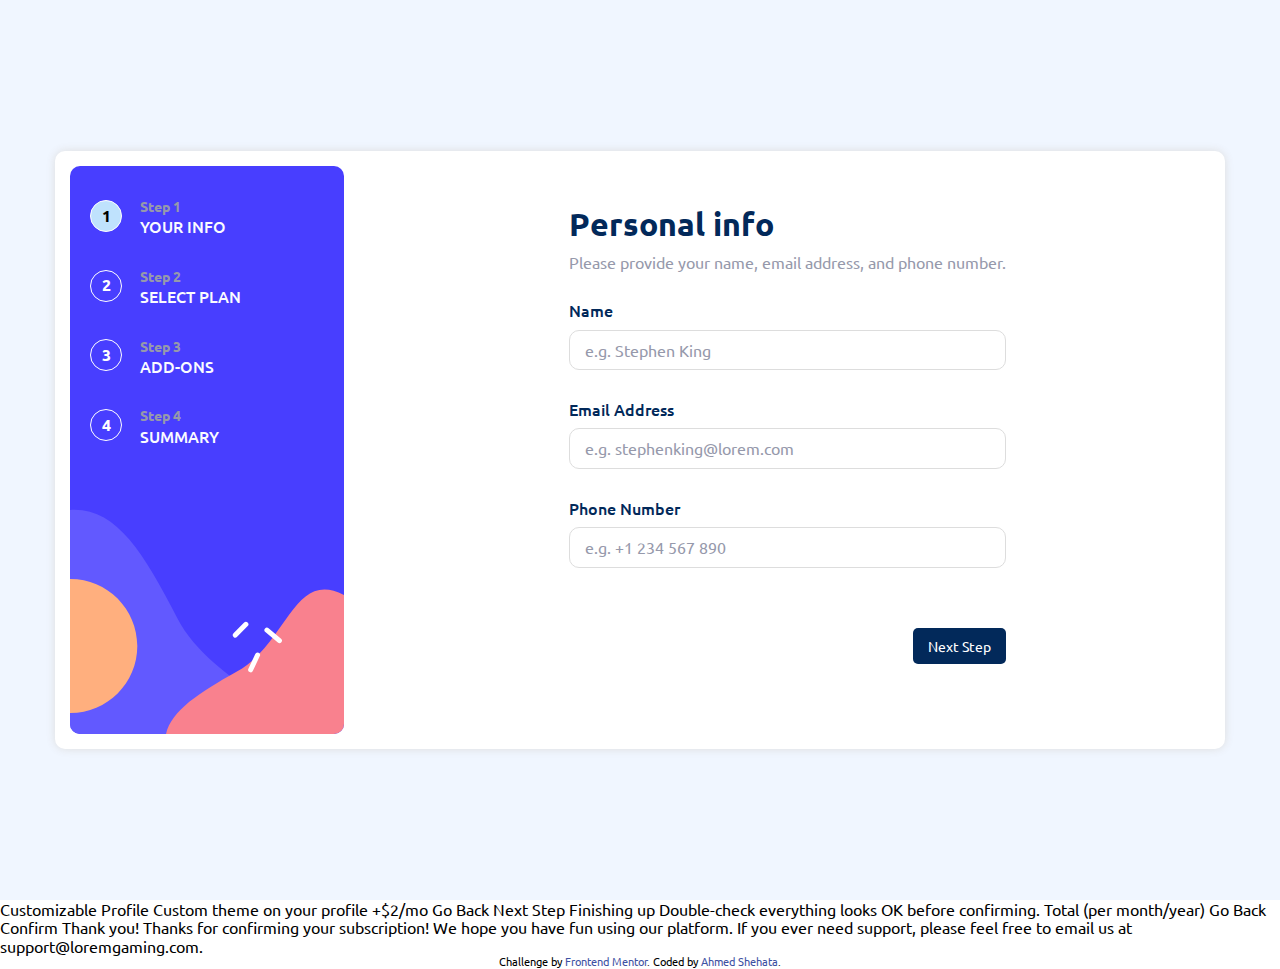
<file: index.html>
<!DOCTYPE html>
<html lang="en">
<head>
  <meta charset="UTF-8">
  <meta name="viewport" content="width=device-width, initial-scale=1.0"> <!-- displays site properly based on user's device -->

  <link rel="icon" type="image/png" sizes="32x32" href="./assets/images/favicon-32x32.png">
  <link rel="stylesheet" href="css/normalize.css">
  <link rel="stylesheet" href="css/all.min.css">
  <link rel="stylesheet" href="css/personal-info.css">
  <title>Frontend Mentor | Multi-step form</title>

  <!-- Feel free to remove these styles or customise in your own stylesheet 👍 -->
  <style>
    .attribution { font-size: 11px; text-align: center; }
    .attribution a { color: hsl(228, 45%, 44%); }
  </style>
</head>
<body>
  <!-- Sidebar start -->
<div class="page">

  <div class="container">
    <aside>
      <ul>
        <li>
          <span>Step 1</span>
          <p>Your info</p>
        </li>
        <li>
          <span>Step 2</span>
          <p>Select plan</p>
        </li>
        <li>
          <span>Step 3</span>
          <p>Add-ons</p>
        </li>
        <li>
          <span>Step 4</span>
          <p>Summary</p>
        </li>
      </ul>
    </aside>
    <div class="center">
      <section class="personal-info">
        <div class="heading">
          <h1>Personal info</h1>
        <p>Please provide your name, email address, and phone number.</p>
        </div>
        <form>
          <div class="name">
            <div class="label">
              <span>Name</span>
              <span class="required">This Field Is Required</span>
            </div>
            <input type="text" placeholder="e.g. Stephen King">
          </div>
          <div class="email">
            <div class="label">
              <span>Email Address</span>
              <span class="required">This Field Is Required</span>
            </div>
            <input type="email" placeholder="e.g. stephenking@lorem.com">
          </div>
          <div class="phone">
            <div class="label">
              <span>Phone Number</span>
              <span class="required">This Field Is Required</span>
            </div>
            <input type="text" placeholder="e.g. +1 234 567 890">
          </div>
          <a href="plan.html">Next Step</a>
        </form>
      </section>
    </div>
  </div>
</div>
  <!-- Step 3 start -->
  
  
  

  
  
  

  Customizable Profile
  Custom theme on your profile
  +$2/mo

  Go Back
  Next Step

  <!-- Step 3 end -->

  <!-- Step 4 start -->

  Finishing up
  Double-check everything looks OK before confirming.

  <!-- Dynamically add subscription and add-on selections here -->

  Total (per month/year)

  Go Back
  Confirm

  <!-- Step 4 end -->

  <!-- Step 5 start -->

  Thank you!

  Thanks for confirming your subscription! We hope you have fun 
  using our platform. If you ever need support, please feel free 
  to email us at support@loremgaming.com.

  <!-- Step 5 end -->
  
  <div class="attribution">
    Challenge by <a href="https://www.frontendmentor.io?ref=challenge" target="_blank">Frontend Mentor</a>. 
    Coded by <a href="#">Ahmed Shehata</a>.
  </div>
  <script src="js.js"></script>
</body>
</html>
</file>
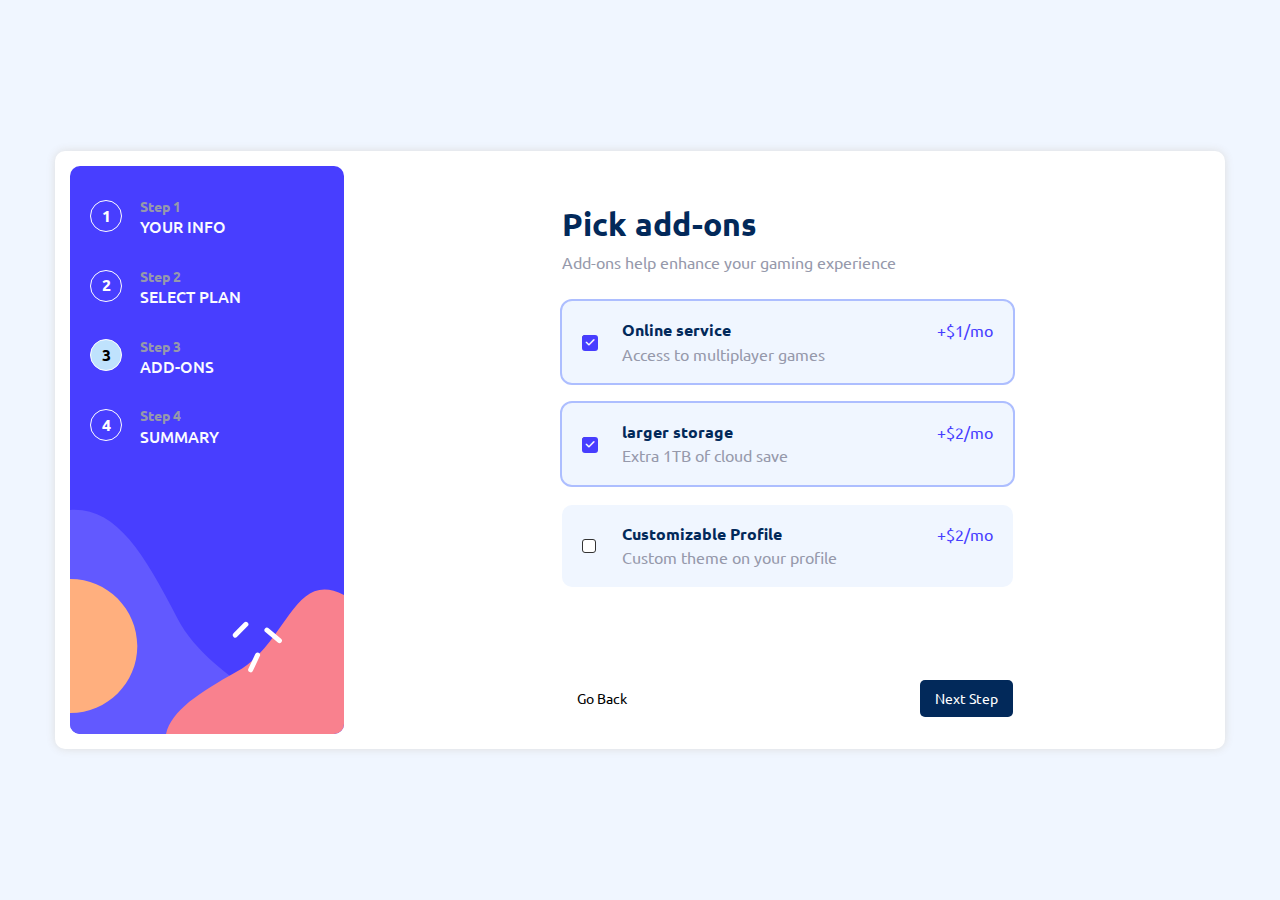
<file: pick.html>
<!DOCTYPE html>
<html lang="en">
  <head>
    <meta charset="UTF-8" />
    <meta name="viewport" content="width=device-width, initial-scale=1.0" />
    <title>Pick add-ons</title>
    <link
      rel="icon"
      type="image/png"
      sizes="32x32"
      href="./assets/images/favicon-32x32.png"
    />
    <link rel="stylesheet" href="css/normalize.css" />
    <link rel="stylesheet" href="css/all.min.css" />
    <link rel="stylesheet" href="css/pick.css" />
  </head>
  <body>
    <div class="page">
      <div class="container">
        <aside>
          <ul>
            <li>
              <span>Step 1</span>
              <p>Your info</p>
            </li>
            <li>
              <span>Step 2</span>
              <p>Select plan</p>
            </li>
            <li>
              <span>Step 3</span>
              <p>Add-ons</p>
            </li>
            <li>
              <span>Step 4</span>
              <p>Summary</p>
            </li>
          </ul>
        </aside>
        <div class="center">
          <section class="select-plan">
            <div class="heading">
              <h1>Pick add-ons</h1>
              <p>Add-ons help enhance your gaming experience</p>
            </div>
            <form>
              <div class="section-checkbox">
                <div class="service">
                  <div class="input">
                    <input type="checkbox" name="plan" id="service" checked />
                  </div>
                  <label for="service">
                    <div class="text">
                      <span>Online service</span>
                      <span>Access to multiplayer games</span>
                    </div>
                    <span>+$1/mo</span>
                  </label>
                </div>
                <div class="storage">
                  <div class="input">
                    <input type="checkbox" name="plan" id="storage" checked />
                  </div>
                  <label for="storage">
                    <div class="text">
                      <span>larger storage</span>
                      <span>Extra 1TB of cloud save</span>
                    </div>
                    <span>+$2/mo</span>
                  </label>
                </div>
                <div class="profile">
                  <div class="input">
                    <input type="checkbox" name="plan" id="profile" />
                  </div>
                  <label for="profile">
                    <div class="text">
                      <span>Customizable Profile</span>
                      <span>Custom theme on your profile</span>
                    </div>
                    <span>+$2/mo</span>
                  </label>
                </div>
              </div>
              <div class="links">
                <a href="plan.html">Go Back</a>
                <a href="summary.html">Next Step</a>
              </div>
            </form>
          </section>
        </div>
      </div>
    </div>
  </body>
</html>
</file>
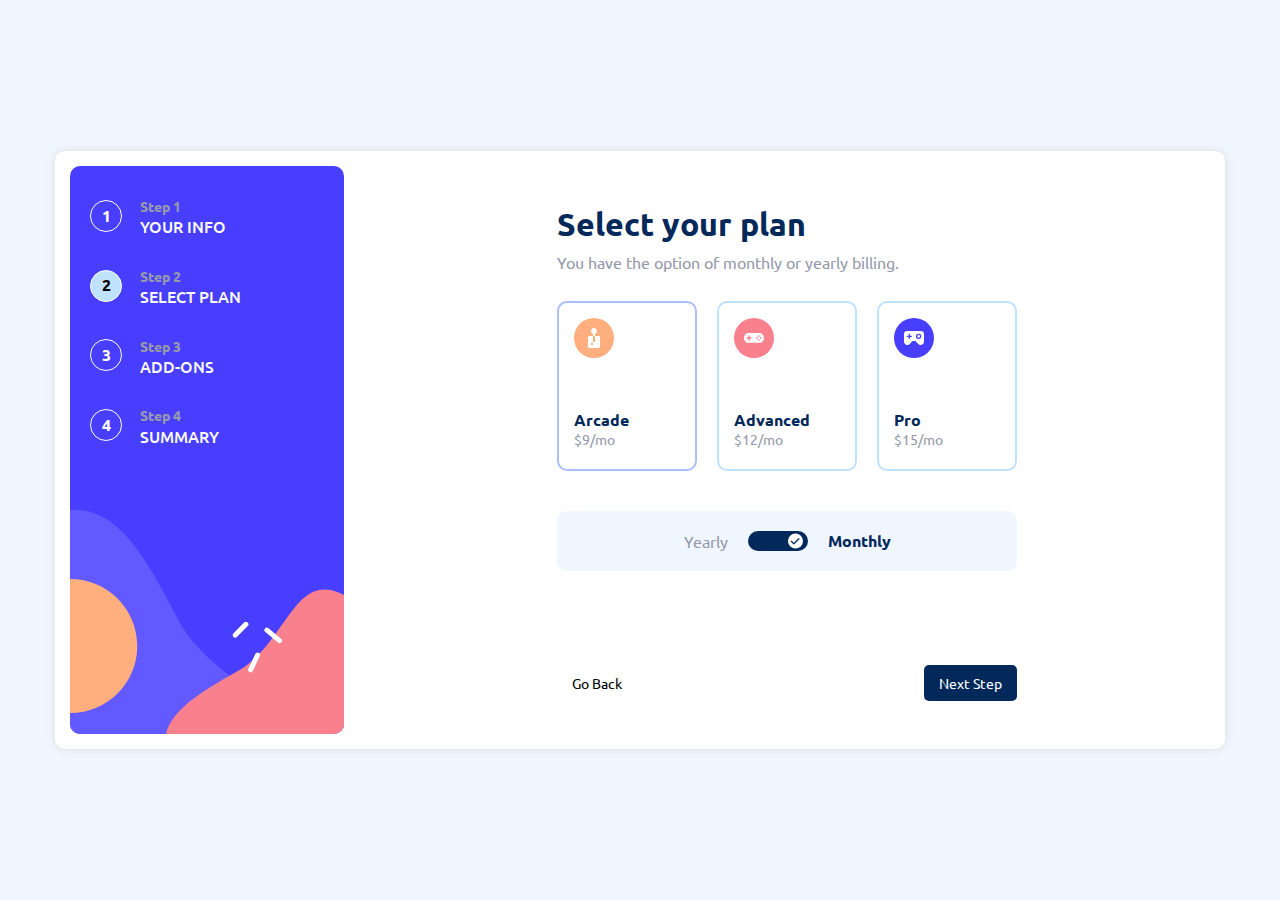
<file: plan.html>
<!DOCTYPE html>
<html lang="en">
  <head>
    <meta charset="UTF-8" />
    <meta name="viewport" content="width=device-width, initial-scale=1.0" />
    <link
      rel="icon"
      type="image/png"
      sizes="32x32"
      href="./assets/images/favicon-32x32.png"
    />
    <link rel="stylesheet" href="css/normalize.css" />
    <link rel="stylesheet" href="css/all.min.css" />
    <link rel="stylesheet" href="css/select-plan.css" />

    <title>Select your plan</title>
  </head>
  <body>
    <div class="page">
      <div class="container">
        <aside>
          <ul>
            <li>
              <span>Step 1</span>
              <p>Your info</p>
            </li>
            <li>
              <span>Step 2</span>
              <p>Select plan</p>
            </li>
            <li>
              <span>Step 3</span>
              <p>Add-ons</p>
            </li>
            <li>
              <span>Step 4</span>
              <p>Summary</p>
            </li>
          </ul>
        </aside>
        <div class="center">
          <section class="select-plan">
            <div class="heading">
              <h1>Select your plan</h1>
              <p>You have the option of monthly or yearly billing.</p>
            </div>
            <form>
              <div class="radio">
                <div>
                  <input type="radio" name="plan" id="radio" checked />
                  <label class="radio" for="radio">
                    <img src="assets/images/icon-arcade.svg" alt="" />
                    <p>Arcade</p>
                    <span>$9/mo</span>
                  </label>
                </div>
                <div>
                  <input type="radio" name="plan" id="radio-2" />
                  <label class="radio" for="radio-2">
                    <img src="assets/images/icon-advanced.svg" alt="" />
                    <p>Advanced</p>
                    <span>$12/mo</span>
                  </label>
                </div>
                <div>
                  <input type="radio" name="plan" id="radio-3" />
                  <label class="radio" for="radio-3">
                    <img src="assets/images/icon-pro.svg" alt="" />
                    <p>Pro</p>
                    <span>$15/mo</span>
                  </label>
                </div>
              </div>
              <div class="checkbox">
                <span>Yearly</span>
                <input id="checkbox" type="checkbox" name="monthly" checked />
                <label for="checkbox"></label>
                <span>Monthly</span>
              </div>
              <div class="links">
                <a href="index.html">Go Back</a>
                <a href="pick.html">Next Step</a>
              </div>
            </form>
          </section>
        </div>
      </div>
    </div>
  </body>
</html>
</file>
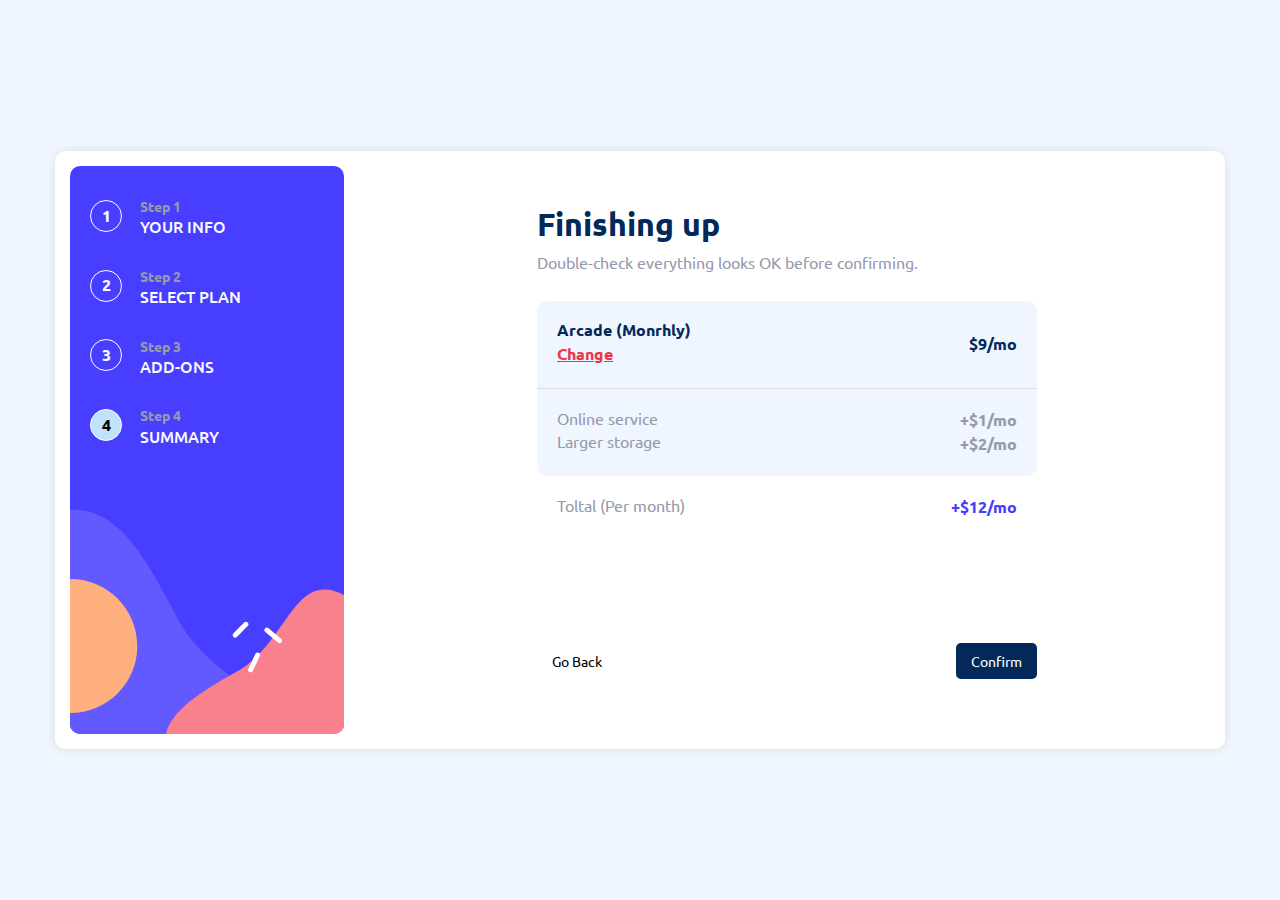
<file: summary.html>
<!DOCTYPE html>
<html lang="en">
<head>
  <meta charset="UTF-8">
  <meta name="viewport" content="width=device-width, initial-scale=1.0">
  <title>Finishing up</title>
  <link rel="stylesheet" href="css/normalize.css" />
  <link rel="stylesheet" href="css/all.min.css" />
  <link rel="stylesheet" href="css/summary.css" />
</head>
<body>
  <div class="page">
    <div class="container">
      <aside>
        <ul>
          <li>
            <span>Step 1</span>
            <p>Your info</p>
          </li>
          <li>
            <span>Step 2</span>
            <p>Select plan</p>
          </li>
          <li>
            <span>Step 3</span>
            <p>Add-ons</p>
          </li>
          <li>
            <span>Step 4</span>
            <p>Summary</p>
          </li>
        </ul>
      </aside>
      <div class="center">
        <section class="section-summary">
          <div class="heading">
            <h1>Finishing up</h1>
            <p>Double-check everything looks OK before confirming.</p>
          </div>
          <div class="info-form">
            <div class="text-1">
              <p>Arcade (Monrhly)<br><a href="plan.html">Change</a></p>
              <span>$9/mo</span>
            </div>
            <div class="text-2">
              <div class="row">
                <p>Online service</p>
                <span>+$1/mo</span>
              </div>
              <div class="row">
                <p>Larger storage</p>
                <span>+$2/mo</span>
              </div>
              
            </div>
            <div class="text-3">
              <p>Toltal (Per month)</p>
              <span>+$12/mo</span>
            </div>
          </div>
          <div class="links">
            <a href="pick.html">Go Back</a>
            <a href="#">Confirm</a>
          </div>
        </section>
      </div>
    </div>
  </div>
</body>
</html>
</file>
<file: css/personal-info.css>
@import url("https://fonts.googleapis.com/css2?family=Ubuntu:ital,wght@0,300;0,400;0,500;0,700;1,300;1,400;1,500;1,700&display=swap");
.container aside {
  background-image: url(/assets/images/bg-sidebar-desktop.svg);
  width: 274px;
  height: 568px;
  padding: 30px 0 0 70px; }
  @media (max-width: 767px) {
    .container aside {
      display: none; } }
  .container aside ul li {
    margin-bottom: 30px;
    counter-increment: order-list;
    position: relative; }
    .container aside ul li::before {
      content: counter(order-list);
      width: 30px;
      height: 30px;
      position: absolute;
      left: -50px;
      top: 50%;
      transform: translateY(-50%);
      background-color: transparent;
      border-radius: 50%;
      border: 1px solid white;
      color: white;
      font-weight: bold;
      display: flex;
      justify-content: center;
      align-items: center; }
    .container aside ul li span {
      color: #9699ab;
      font-weight: bold;
      font-size: 14px; }
    .container aside ul li p {
      margin: 3px 0;
      color: #fafbff;
      font-weight: 500;
      text-transform: uppercase; }

/*! Fonts Google*/
/*! End Fonts Google*/
/*! Global Rules*/
* {
  box-sizing: border-box; }

body {
  margin: 0;
  padding: 0;
  font-family: "Ubuntu", sans-serif; }

.page {
  height: 100vh;
  display: flex;
  justify-content: center;
  align-items: center;
  background-color: #f0f6ff; }
  @media (max-width: 767px) {
    .page {
      background: url(/assets/images/bg-sidebar-mobile.svg) no-repeat;
      background-size: contain; } }

.container {
  padding: 15px;
  background-color: white;
  display: flex;
  gap: 20px;
  border-radius: 10px;
  box-shadow: 0 0 10px #ddd; }
  @media (max-width: 767px) {
    .container {
      margin: 10px; } }

@media (min-width: 768px) {
  .container {
    width: 750px; } }
/* Medium */
@media (min-width: 992px) {
  .container {
    width: 970px; } }
/* Large */
@media (min-width: 1200px) {
  .container {
    width: 1170px; } }
ul {
  padding: 0;
  margin: 0;
  list-style: none; }

a {
  text-decoration: none;
  color: black; }

input {
  border: none;
  outline: none; }
  input:focus {
    outline: none; }

/*! End Global Rules*/
.center {
  flex: 1;
  display: flex;
  justify-content: center; }
  .center section {
    padding-top: 40px; }
    @media (max-width: 767px) {
      .center section {
        padding: 0; } }
    .center section .heading h1 {
      color: #02295a;
      margin: 0 0 10px; }
    .center section .heading p {
      color: #9699ab;
      margin: 0 0 30px; }
    .center section .links {
      display: flex;
      justify-content: space-between;
      align-items: center;
      gap: 20px;
      align-items: end;
      height: 130px; }
      .center section .links a:first-child {
        padding: 10px 15px;
        border-radius: 5px;
        font-size: 14px;
        background: linear-gradient(to right, #bfe2fd 50%, white 50%);
        background-size: 200% 100%;
        background-position: right bottom;
        transition: 0.3s; }
        .center section .links a:first-child:hover {
          background-size: 200% 100%;
          background-position: left bottom; }
      .center section .links a:last-child {
        color: white;
        padding: 10px 15px;
        border-radius: 5px;
        font-size: 14px;
        background-color: #02295a;
        background-position: right bottom;
        transition: 0.3s; }
        .center section .links a:last-child:hover {
          background: linear-gradient(to right, #473dff 50%, white 50%);
          background-size: 200% 100%;
          background-position: left bottom; }

aside ul li:nth-of-type(1)::before {
  background-color: #bfe2fd;
  color: black; }

.personal-info form .label {
  display: flex;
  justify-content: space-between; }
  .personal-info form .label .required {
    color: #ed3548;
    font-size: 14px;
    transition: 0.3s;
    opacity: 0; }
.personal-info form > div {
  margin-bottom: 30px; }
.personal-info form span {
  display: block;
  margin-bottom: 10px;
  color: #02295a;
  font-weight: 500; }
.personal-info form input {
  border: none;
  outline: none;
  border: 1px solid #ddd;
  border-radius: 10px;
  padding: 10px 15px;
  width: 100%;
  transition: 0.3s; }
  .personal-info form input:focus {
    outline: none; }
  .personal-info form input::placeholder {
    color: #9699ab; }
  .personal-info form input:hover {
    border: 1px solid #adbeff; }
  .personal-info form input:focus {
    border: 1px solid #ed3548; }
  .personal-info form input:focus::placeholder {
    opacity: 0; }
.personal-info form a {
  display: block;
  width: fit-content;
  color: white;
  padding: 10px 15px;
  border-radius: 5px;
  font-size: 14px;
  border: none;
  overflow: none;
  margin-top: 60px;
  margin-left: auto;
  background-color: #02295a;
  background-position: right bottom;
  transition: 0.3s; }
  .personal-info form a:hover {
    background: linear-gradient(to right, #473dff 50%, white 50%);
    background-size: 200% 100%;
    background-position: left bottom; }

/*# sourceMappingURL=personal-info.css.map */
</file>
<file: css/pick.css>
/*! Fonts Google*/
@import url("https://fonts.googleapis.com/css2?family=Ubuntu:ital,wght@0,300;0,400;0,500;0,700;1,300;1,400;1,500;1,700&display=swap");
/*! End Fonts Google*/
/*! Global Rules*/
* {
  box-sizing: border-box; }

body {
  margin: 0;
  padding: 0;
  font-family: "Ubuntu", sans-serif; }

.page {
  height: 100vh;
  display: flex;
  justify-content: center;
  align-items: center;
  background-color: #f0f6ff; }
  @media (max-width: 767px) {
    .page {
      background: url(/assets/images/bg-sidebar-mobile.svg) no-repeat;
      background-size: contain; } }

.container {
  padding: 15px;
  background-color: white;
  display: flex;
  gap: 20px;
  border-radius: 10px;
  box-shadow: 0 0 10px #ddd; }
  @media (max-width: 767px) {
    .container {
      margin: 10px; } }

@media (min-width: 768px) {
  .container {
    width: 750px; } }
/* Medium */
@media (min-width: 992px) {
  .container {
    width: 970px; } }
/* Large */
@media (min-width: 1200px) {
  .container {
    width: 1170px; } }
ul {
  padding: 0;
  margin: 0;
  list-style: none; }

a {
  text-decoration: none;
  color: black; }

input {
  border: none;
  outline: none; }
  input:focus {
    outline: none; }

/*! End Global Rules*/
.center {
  flex: 1;
  display: flex;
  justify-content: center; }
  .center section {
    padding-top: 40px; }
    @media (max-width: 767px) {
      .center section {
        padding: 0; } }
    .center section .heading h1 {
      color: #02295a;
      margin: 0 0 10px; }
    .center section .heading p {
      color: #9699ab;
      margin: 0 0 30px; }
    .center section .links {
      display: flex;
      justify-content: space-between;
      align-items: center;
      gap: 20px;
      align-items: end;
      height: 130px; }
      .center section .links a:first-child {
        padding: 10px 15px;
        border-radius: 5px;
        font-size: 14px;
        background: linear-gradient(to right, #bfe2fd 50%, white 50%);
        background-size: 200% 100%;
        background-position: right bottom;
        transition: 0.3s; }
        .center section .links a:first-child:hover {
          background-size: 200% 100%;
          background-position: left bottom; }
      .center section .links a:last-child {
        color: white;
        padding: 10px 15px;
        border-radius: 5px;
        font-size: 14px;
        background-color: #02295a;
        background-position: right bottom;
        transition: 0.3s; }
        .center section .links a:last-child:hover {
          background: linear-gradient(to right, #473dff 50%, white 50%);
          background-size: 200% 100%;
          background-position: left bottom; }

.container aside {
  background-image: url(/assets/images/bg-sidebar-desktop.svg);
  width: 274px;
  height: 568px;
  padding: 30px 0 0 70px; }
  @media (max-width: 767px) {
    .container aside {
      display: none; } }
  .container aside ul li {
    margin-bottom: 30px;
    counter-increment: order-list;
    position: relative; }
    .container aside ul li::before {
      content: counter(order-list);
      width: 30px;
      height: 30px;
      position: absolute;
      left: -50px;
      top: 50%;
      transform: translateY(-50%);
      background-color: transparent;
      border-radius: 50%;
      border: 1px solid white;
      color: white;
      font-weight: bold;
      display: flex;
      justify-content: center;
      align-items: center; }
    .container aside ul li span {
      color: #9699ab;
      font-weight: bold;
      font-size: 14px; }
    .container aside ul li p {
      margin: 3px 0;
      color: #fafbff;
      font-weight: 500;
      text-transform: uppercase; }

aside ul li:nth-of-type(3)::before {
  background-color: #bfe2fd;
  color: black; }

.select-plan form .section-checkbox > div {
  display: flex;
  align-items: center;
  gap: 40px;
  background-color: #f0f6ff;
  padding: 20px;
  border-radius: 10px; }
  .select-plan form .section-checkbox > div:not(.profile) {
    margin-bottom: 20px; }
  .select-plan form .section-checkbox > div:hover {
    outline: 2px solid #adbeff; }
  .select-plan form .section-checkbox > div:has(input:checked) {
    outline: 2px solid #adbeff; }
  .select-plan form .section-checkbox > div:has(input:checked) .input::after {
    left: 0;
    top: -7px;
    transform: scale(1); }
  .select-plan form .section-checkbox > div .input {
    position: relative; }
    .select-plan form .section-checkbox > div .input input {
      display: none; }
    .select-plan form .section-checkbox > div .input::before {
      content: '';
      position: absolute;
      width: 12px;
      height: 12px;
      border-radius: 3px;
      border: 1px solid #333;
      left: 0;
      top: 50%;
      transform: translateY(-50%);
      background-color: white; }
    .select-plan form .section-checkbox > div .input::after {
      font-family: var(--fa-style-family-classic);
      content: '\f00c';
      font-size: 10px;
      font-weight: 900;
      color: white;
      display: flex;
      justify-content: center;
      align-items: center;
      position: absolute;
      width: 16px;
      height: 16px;
      border-radius: 3px;
      left: 0;
      top: -7px;
      background-color: #473dff;
      transform: scale(0) rotate(360deg);
      transition: 0.5s; }
  .select-plan form .section-checkbox > div label {
    flex: 1;
    display: flex;
    justify-content: space-between;
    gap: 100px;
    cursor: pointer; }
    .select-plan form .section-checkbox > div label .text span {
      display: block; }
    .select-plan form .section-checkbox > div label .text span:first-child {
      color: #02295a;
      font-weight: 600;
      margin-bottom: 5px; }
    .select-plan form .section-checkbox > div label .text span:last-child {
      color: #9699ab; }
    .select-plan form .section-checkbox > div label span {
      color: #473dff; }

/*# sourceMappingURL=pick.css.map */
</file>
<file: css/select-plan.css>
/*! Fonts Google*/
@import url("https://fonts.googleapis.com/css2?family=Ubuntu:ital,wght@0,300;0,400;0,500;0,700;1,300;1,400;1,500;1,700&display=swap");
/*! End Fonts Google*/
/*! Global Rules*/
* {
  box-sizing: border-box; }

body {
  margin: 0;
  padding: 0;
  font-family: "Ubuntu", sans-serif; }

.page {
  height: 100vh;
  display: flex;
  justify-content: center;
  align-items: center;
  background-color: #f0f6ff; }
  @media (max-width: 767px) {
    .page {
      background: url(/assets/images/bg-sidebar-mobile.svg) no-repeat;
      background-size: contain; } }

.container {
  padding: 15px;
  background-color: white;
  display: flex;
  gap: 20px;
  border-radius: 10px;
  box-shadow: 0 0 10px #ddd; }
  @media (max-width: 767px) {
    .container {
      margin: 10px; } }

@media (min-width: 768px) {
  .container {
    width: 750px; } }
/* Medium */
@media (min-width: 992px) {
  .container {
    width: 970px; } }
/* Large */
@media (min-width: 1200px) {
  .container {
    width: 1170px; } }
ul {
  padding: 0;
  margin: 0;
  list-style: none; }

a {
  text-decoration: none;
  color: black; }

input {
  border: none;
  outline: none; }
  input:focus {
    outline: none; }

/*! End Global Rules*/
.center {
  flex: 1;
  display: flex;
  justify-content: center; }
  .center section {
    padding-top: 40px; }
    @media (max-width: 767px) {
      .center section {
        padding: 0; } }
    .center section .heading h1 {
      color: #02295a;
      margin: 0 0 10px; }
    .center section .heading p {
      color: #9699ab;
      margin: 0 0 30px; }
    .center section .links {
      display: flex;
      justify-content: space-between;
      align-items: center;
      gap: 20px;
      align-items: end;
      height: 130px; }
      .center section .links a:first-child {
        padding: 10px 15px;
        border-radius: 5px;
        font-size: 14px;
        background: linear-gradient(to right, #bfe2fd 50%, white 50%);
        background-size: 200% 100%;
        background-position: right bottom;
        transition: 0.3s; }
        .center section .links a:first-child:hover {
          background-size: 200% 100%;
          background-position: left bottom; }
      .center section .links a:last-child {
        color: white;
        padding: 10px 15px;
        border-radius: 5px;
        font-size: 14px;
        background-color: #02295a;
        background-position: right bottom;
        transition: 0.3s; }
        .center section .links a:last-child:hover {
          background: linear-gradient(to right, #473dff 50%, white 50%);
          background-size: 200% 100%;
          background-position: left bottom; }

.container aside {
  background-image: url(/assets/images/bg-sidebar-desktop.svg);
  width: 274px;
  height: 568px;
  padding: 30px 0 0 70px; }
  @media (max-width: 767px) {
    .container aside {
      display: none; } }
  .container aside ul li {
    margin-bottom: 30px;
    counter-increment: order-list;
    position: relative; }
    .container aside ul li::before {
      content: counter(order-list);
      width: 30px;
      height: 30px;
      position: absolute;
      left: -50px;
      top: 50%;
      transform: translateY(-50%);
      background-color: transparent;
      border-radius: 50%;
      border: 1px solid white;
      color: white;
      font-weight: bold;
      display: flex;
      justify-content: center;
      align-items: center; }
    .container aside ul li span {
      color: #9699ab;
      font-weight: bold;
      font-size: 14px; }
    .container aside ul li p {
      margin: 3px 0;
      color: #fafbff;
      font-weight: 500;
      text-transform: uppercase; }

aside ul li:nth-of-type(2)::before {
  background-color: #bfe2fd;
  color: black; }

.select-plan form .radio {
  display: flex;
  align-items: center;
  gap: 20px;
  margin-bottom: 20px; }
  @media (max-width: 767px) {
    .select-plan form .radio {
      flex-direction: column; } }
  .select-plan form .radio div:nth-of-type(1) {
    width: 100%; }
    .select-plan form .radio div:nth-of-type(1) input {
      display: none; }
    .select-plan form .radio div:nth-of-type(1) input:checked + label {
      border: 2px solid #adbeff; }
    .select-plan form .radio div:nth-of-type(1) label.radio {
      display: block;
      width: 140px;
      height: 170px;
      border: 2px solid #bfe2fd;
      padding: 15px;
      border-radius: 10px;
      cursor: pointer; }
      @media (max-width: 767px) {
        .select-plan form .radio div:nth-of-type(1) label.radio {
          display: flex;
          flex-direction: row;
          width: 100%;
          height: 90px; } }
      .select-plan form .radio div:nth-of-type(1) label.radio:hover {
        border: 2px solid #adbeff; }
      .select-plan form .radio div:nth-of-type(1) label.radio img {
        width: 40px;
        height: 40px; }
      .select-plan form .radio div:nth-of-type(1) label.radio p {
        margin: 50px 0 0;
        font-weight: bold;
        color: #02295a; }
        @media (max-width: 767px) {
          .select-plan form .radio div:nth-of-type(1) label.radio p {
            margin: 0; } }
      .select-plan form .radio div:nth-of-type(1) label.radio span {
        font-size: 14px;
        color: #9699ab; }
  .select-plan form .radio div:nth-of-type(2) {
    width: 100%; }
    .select-plan form .radio div:nth-of-type(2) input {
      display: none; }
    .select-plan form .radio div:nth-of-type(2) input:checked + label {
      border: 2px solid #adbeff; }
    .select-plan form .radio div:nth-of-type(2) label {
      display: block;
      width: 140px;
      height: 170px;
      border: 2px solid #bfe2fd;
      padding: 15px;
      border-radius: 10px;
      cursor: pointer; }
      @media (max-width: 767px) {
        .select-plan form .radio div:nth-of-type(2) label {
          display: flex;
          flex-direction: row;
          width: 100%;
          height: 90px; } }
      .select-plan form .radio div:nth-of-type(2) label:hover {
        border: 2px solid #adbeff; }
      .select-plan form .radio div:nth-of-type(2) label p {
        margin: 50px 0 0;
        font-weight: bold;
        color: #02295a; }
        @media (max-width: 767px) {
          .select-plan form .radio div:nth-of-type(2) label p {
            margin: 0; } }
      .select-plan form .radio div:nth-of-type(2) label span {
        font-size: 14px;
        color: #9699ab; }
  .select-plan form .radio div:nth-of-type(3) {
    width: 100%; }
    .select-plan form .radio div:nth-of-type(3) input {
      display: none; }
    .select-plan form .radio div:nth-of-type(3) input:checked + label {
      border: 2px solid #adbeff; }
    .select-plan form .radio div:nth-of-type(3) label {
      display: block;
      width: 140px;
      height: 170px;
      border: 2px solid #bfe2fd;
      padding: 15px;
      border-radius: 10px;
      cursor: pointer; }
      @media (max-width: 767px) {
        .select-plan form .radio div:nth-of-type(3) label {
          display: flex;
          flex-direction: row;
          width: 100%;
          height: 90px; } }
      .select-plan form .radio div:nth-of-type(3) label:hover {
        border: 2px solid #adbeff; }
      .select-plan form .radio div:nth-of-type(3) label p {
        margin: 50px 0 0;
        font-weight: bold;
        color: #02295a; }
        @media (max-width: 767px) {
          .select-plan form .radio div:nth-of-type(3) label p {
            margin: 0; } }
      .select-plan form .radio div:nth-of-type(3) label span {
        font-size: 14px;
        color: #9699ab; }
.select-plan form .checkbox {
  display: flex;
  align-items: center;
  justify-content: center;
  gap: 20px;
  background-color: #f0f6ff;
  padding: 20px;
  text-align: center;
  border-radius: 10px; }
  .select-plan form .checkbox span:first-child {
    color: #9699ab; }
  .select-plan form .checkbox span:last-child {
    color: #9699ab; }
  .select-plan form .checkbox input {
    display: none; }
  .select-plan form .checkbox label {
    display: inline-block;
    width: 60px;
    height: 20px;
    border-radius: 15px;
    background-color: #9699ab;
    position: relative;
    cursor: pointer; }
    .select-plan form .checkbox label::before {
      font-family: var(--fa-style-family-classic);
      font-weight: 900;
      content: "\f00c";
      width: 15px;
      height: 15px;
      font-size: 10px;
      color: #02295a;
      background-color: white;
      border-radius: 50%;
      position: absolute;
      left: 5px;
      top: 50%;
      transform: translateY(-50%);
      display: flex;
      justify-content: center;
      align-items: center;
      transition: 0.3s; }
  .select-plan form .checkbox input:checked + label::before {
    left: 40px; }
  .select-plan form .checkbox input:checked + label {
    background-color: #02295a; }
  .select-plan form .checkbox input:checked ~ span {
    color: #02295a;
    font-weight: 600; }

/*# sourceMappingURL=select-plan.css.map */
</file>
<file: css/summary.css>
/*! Fonts Google*/
@import url("https://fonts.googleapis.com/css2?family=Ubuntu:ital,wght@0,300;0,400;0,500;0,700;1,300;1,400;1,500;1,700&display=swap");
/*! End Fonts Google*/
/*! Global Rules*/
* {
  box-sizing: border-box; }

body {
  margin: 0;
  padding: 0;
  font-family: "Ubuntu", sans-serif; }

.page {
  height: 100vh;
  display: flex;
  justify-content: center;
  align-items: center;
  background-color: #f0f6ff; }
  @media (max-width: 767px) {
    .page {
      background: url(/assets/images/bg-sidebar-mobile.svg) no-repeat;
      background-size: contain; } }

.container {
  padding: 15px;
  background-color: white;
  display: flex;
  gap: 20px;
  border-radius: 10px;
  box-shadow: 0 0 10px #ddd; }
  @media (max-width: 767px) {
    .container {
      margin: 10px; } }

@media (min-width: 768px) {
  .container {
    width: 750px; } }
/* Medium */
@media (min-width: 992px) {
  .container {
    width: 970px; } }
/* Large */
@media (min-width: 1200px) {
  .container {
    width: 1170px; } }
ul {
  padding: 0;
  margin: 0;
  list-style: none; }

a {
  text-decoration: none;
  color: black; }

input {
  border: none;
  outline: none; }
  input:focus {
    outline: none; }

/*! End Global Rules*/
.center {
  flex: 1;
  display: flex;
  justify-content: center; }
  .center section {
    padding-top: 40px; }
    @media (max-width: 767px) {
      .center section {
        padding: 0; } }
    .center section .heading h1 {
      color: #02295a;
      margin: 0 0 10px; }
    .center section .heading p {
      color: #9699ab;
      margin: 0 0 30px; }
    .center section .links {
      display: flex;
      justify-content: space-between;
      align-items: center;
      gap: 20px;
      align-items: end;
      height: 130px; }
      .center section .links a:first-child {
        padding: 10px 15px;
        border-radius: 5px;
        font-size: 14px;
        background: linear-gradient(to right, #bfe2fd 50%, white 50%);
        background-size: 200% 100%;
        background-position: right bottom;
        transition: 0.3s; }
        .center section .links a:first-child:hover {
          background-size: 200% 100%;
          background-position: left bottom; }
      .center section .links a:last-child {
        color: white;
        padding: 10px 15px;
        border-radius: 5px;
        font-size: 14px;
        background-color: #02295a;
        background-position: right bottom;
        transition: 0.3s; }
        .center section .links a:last-child:hover {
          background: linear-gradient(to right, #473dff 50%, white 50%);
          background-size: 200% 100%;
          background-position: left bottom; }

.container aside {
  background-image: url(/assets/images/bg-sidebar-desktop.svg);
  width: 274px;
  height: 568px;
  padding: 30px 0 0 70px; }
  @media (max-width: 767px) {
    .container aside {
      display: none; } }
  .container aside ul li {
    margin-bottom: 30px;
    counter-increment: order-list;
    position: relative; }
    .container aside ul li::before {
      content: counter(order-list);
      width: 30px;
      height: 30px;
      position: absolute;
      left: -50px;
      top: 50%;
      transform: translateY(-50%);
      background-color: transparent;
      border-radius: 50%;
      border: 1px solid white;
      color: white;
      font-weight: bold;
      display: flex;
      justify-content: center;
      align-items: center; }
    .container aside ul li span {
      color: #9699ab;
      font-weight: bold;
      font-size: 14px; }
    .container aside ul li p {
      margin: 3px 0;
      color: #fafbff;
      font-weight: 500;
      text-transform: uppercase; }

aside ul li:nth-of-type(4)::before {
  background-color: #bfe2fd;
  color: black; }

.section-summary .info-form {
  padding: 0 0 10px;
  width: 500px; }
  @media (max-width: 767px) {
    .section-summary .info-form {
      width: 100%; } }
  .section-summary .info-form .text-1 {
    display: flex;
    justify-content: space-between;
    align-items: center;
    gap: 20px;
    border-radius: 10px 10px 0 0;
    padding: 20px;
    border-bottom: 1px solid #ddd;
    background-color: #f0f6ff; }
    .section-summary .info-form .text-1 p {
      font-weight: 600;
      color: #02295a; }
      .section-summary .info-form .text-1 p a {
        display: block;
        margin-top: 5px;
        color: #ed3548;
        text-decoration: underline; }
    .section-summary .info-form .text-1 span {
      font-weight: 600;
      color: #02295a; }
  .section-summary .info-form .text-2 {
    padding: 20px;
    background-color: #f0f6ff;
    border-radius: 0 0 10px 10px; }
    .section-summary .info-form .text-2 .row {
      display: flex;
      justify-content: space-between;
      align-items: center;
      gap: 20px; }
      .section-summary .info-form .text-2 .row p {
        margin: 0 0 5px;
        color: #9699ab; }
      .section-summary .info-form .text-2 .row span {
        color: #9699ab; }
        .section-summary .info-form .text-2 .row span p {
          margin: 0 0 5px;
          font-weight: 600; }
  .section-summary .info-form .text-3 {
    display: flex;
    justify-content: space-between;
    align-items: center;
    gap: 20px;
    padding: 20px;
    background-color: white; }
  .section-summary .info-form p {
    margin: 0 0 5px;
    color: #9699ab; }
  .section-summary .info-form span {
    color: #9699ab;
    font-weight: 600;
    color: #473dff; }

/*# sourceMappingURL=summary.css.map */
</file>
